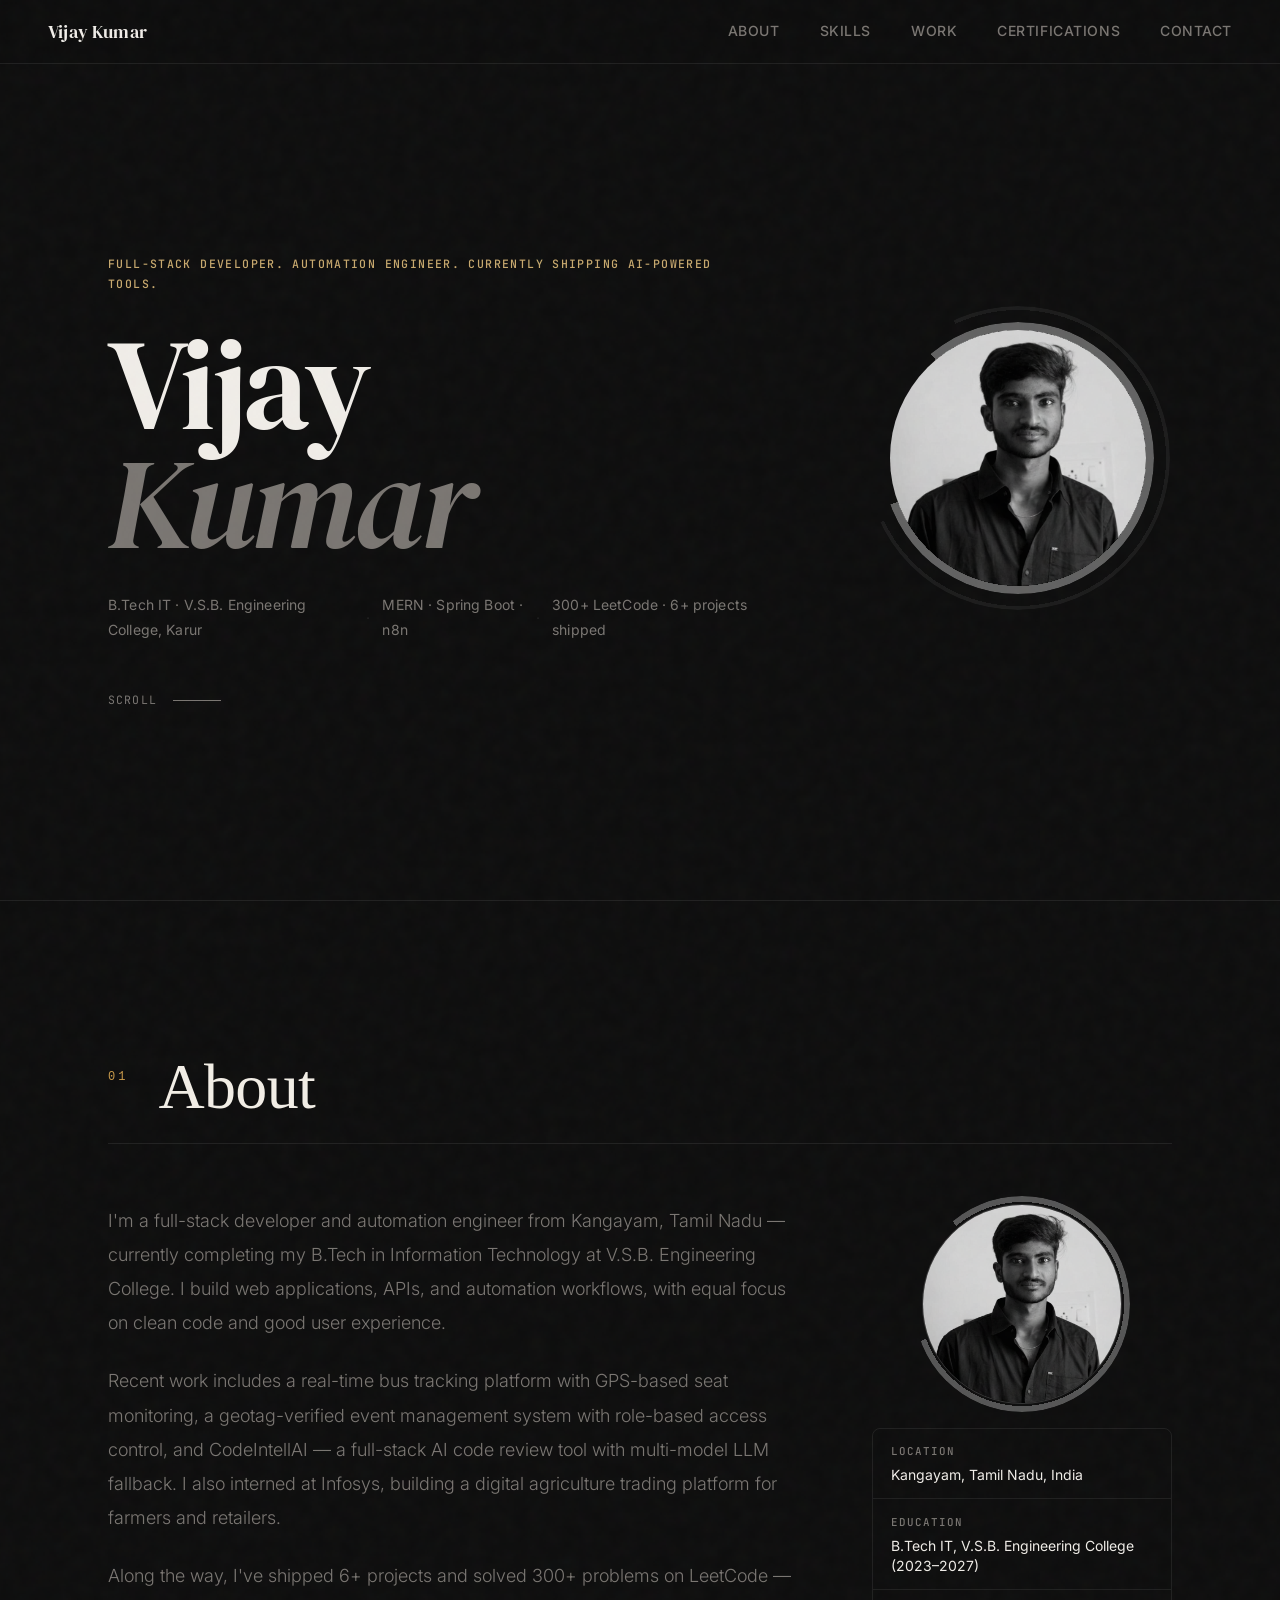
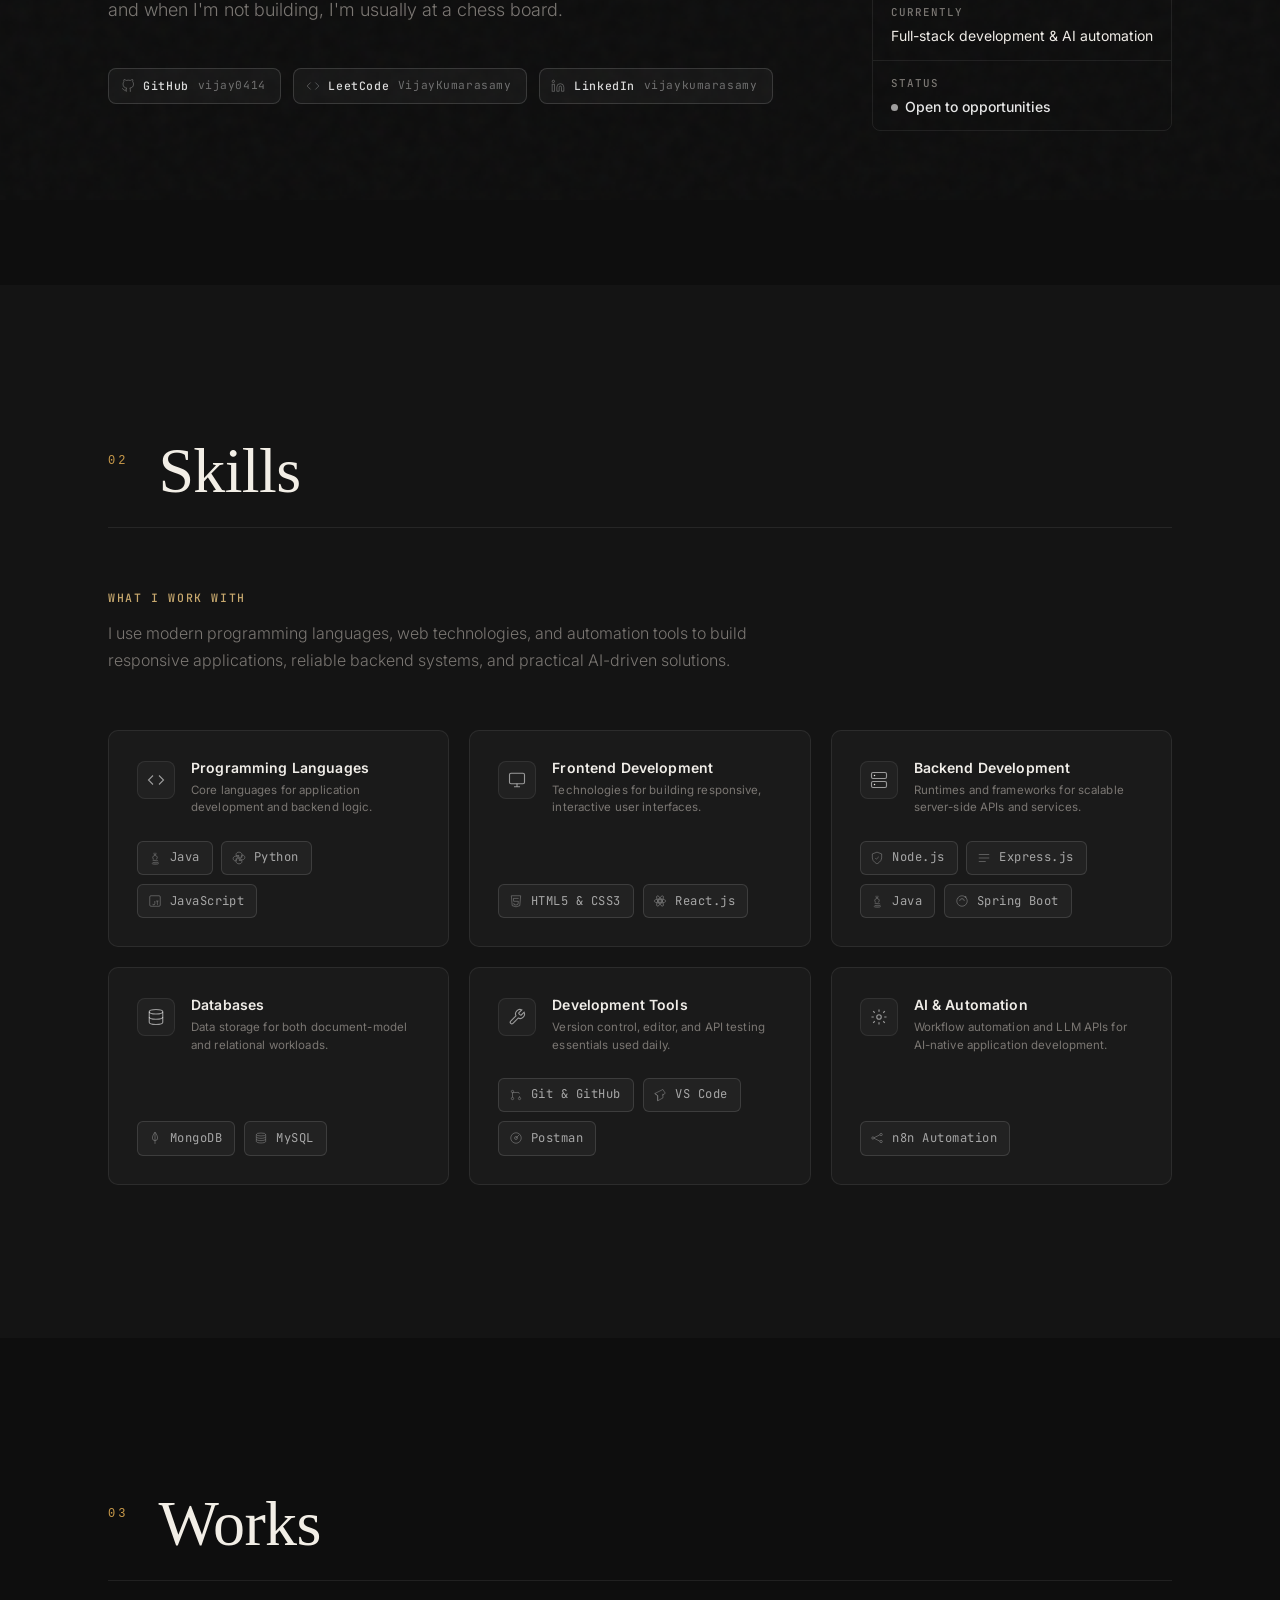
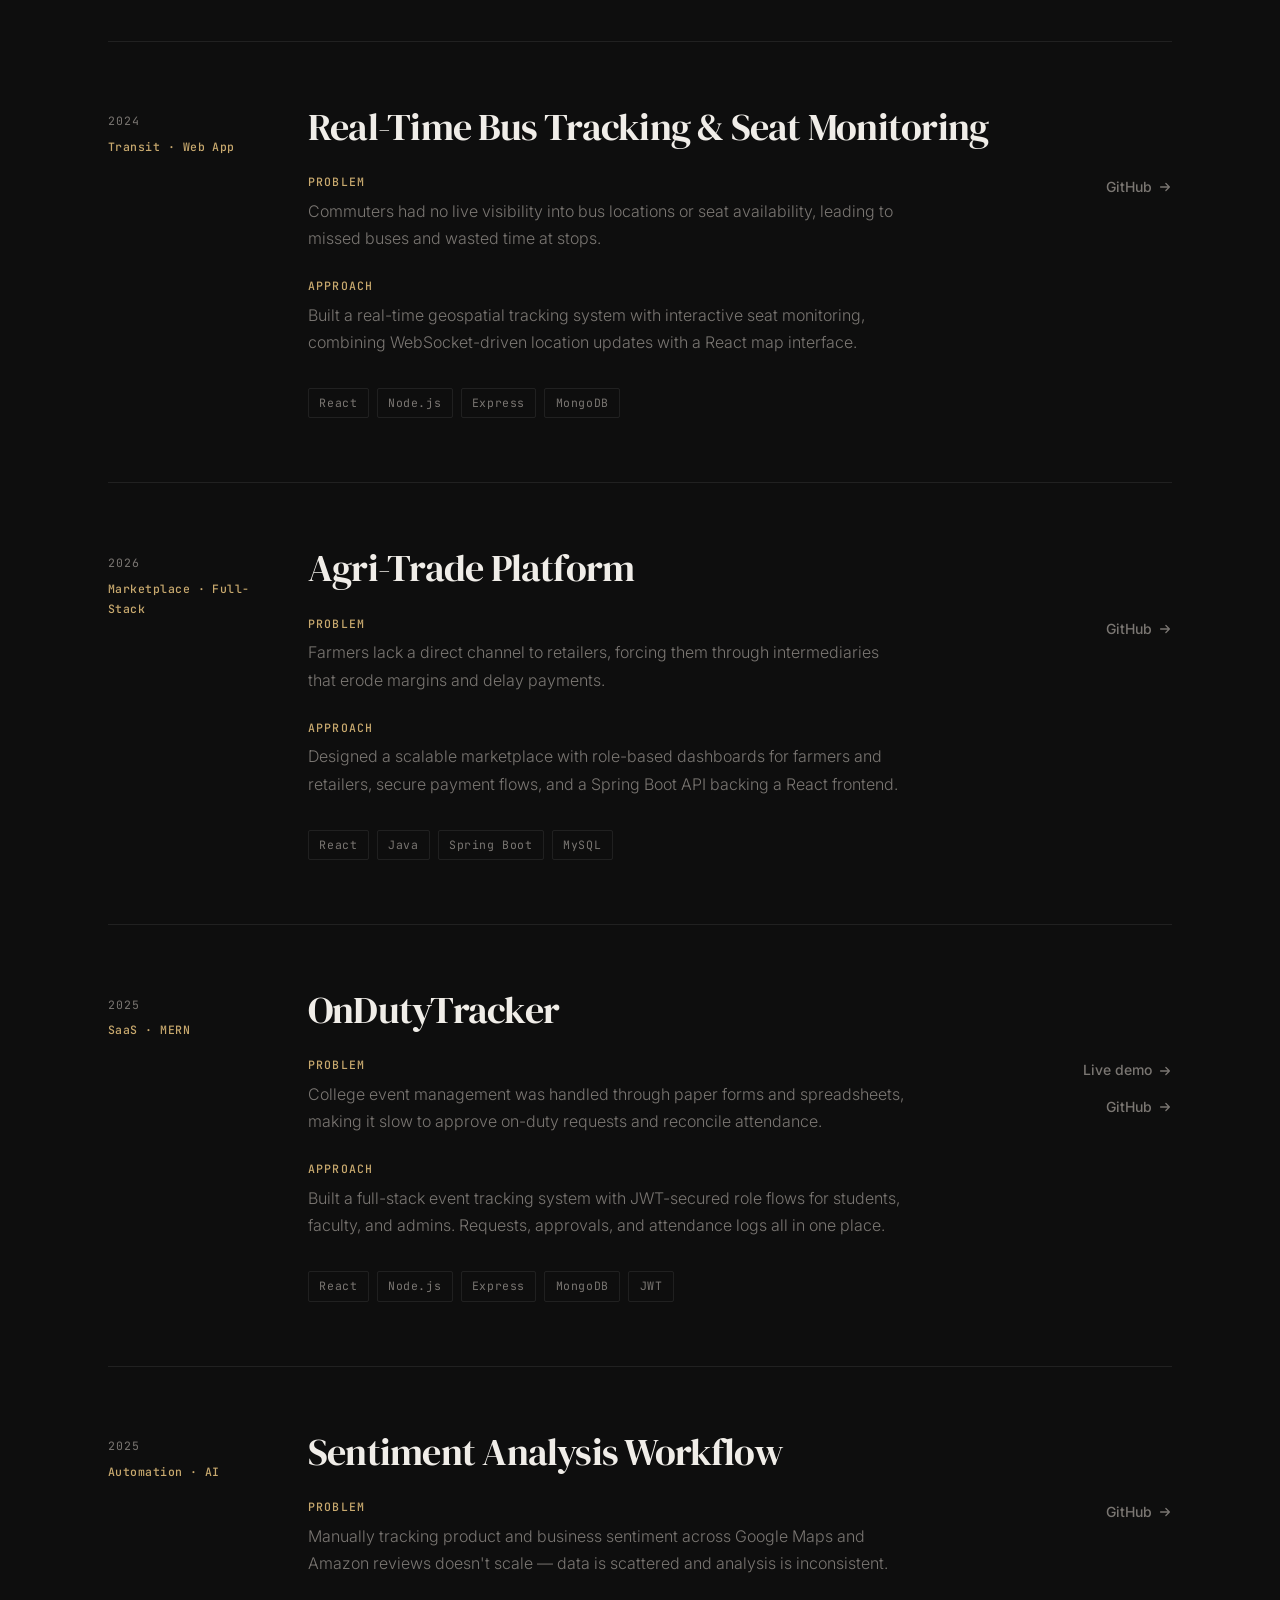
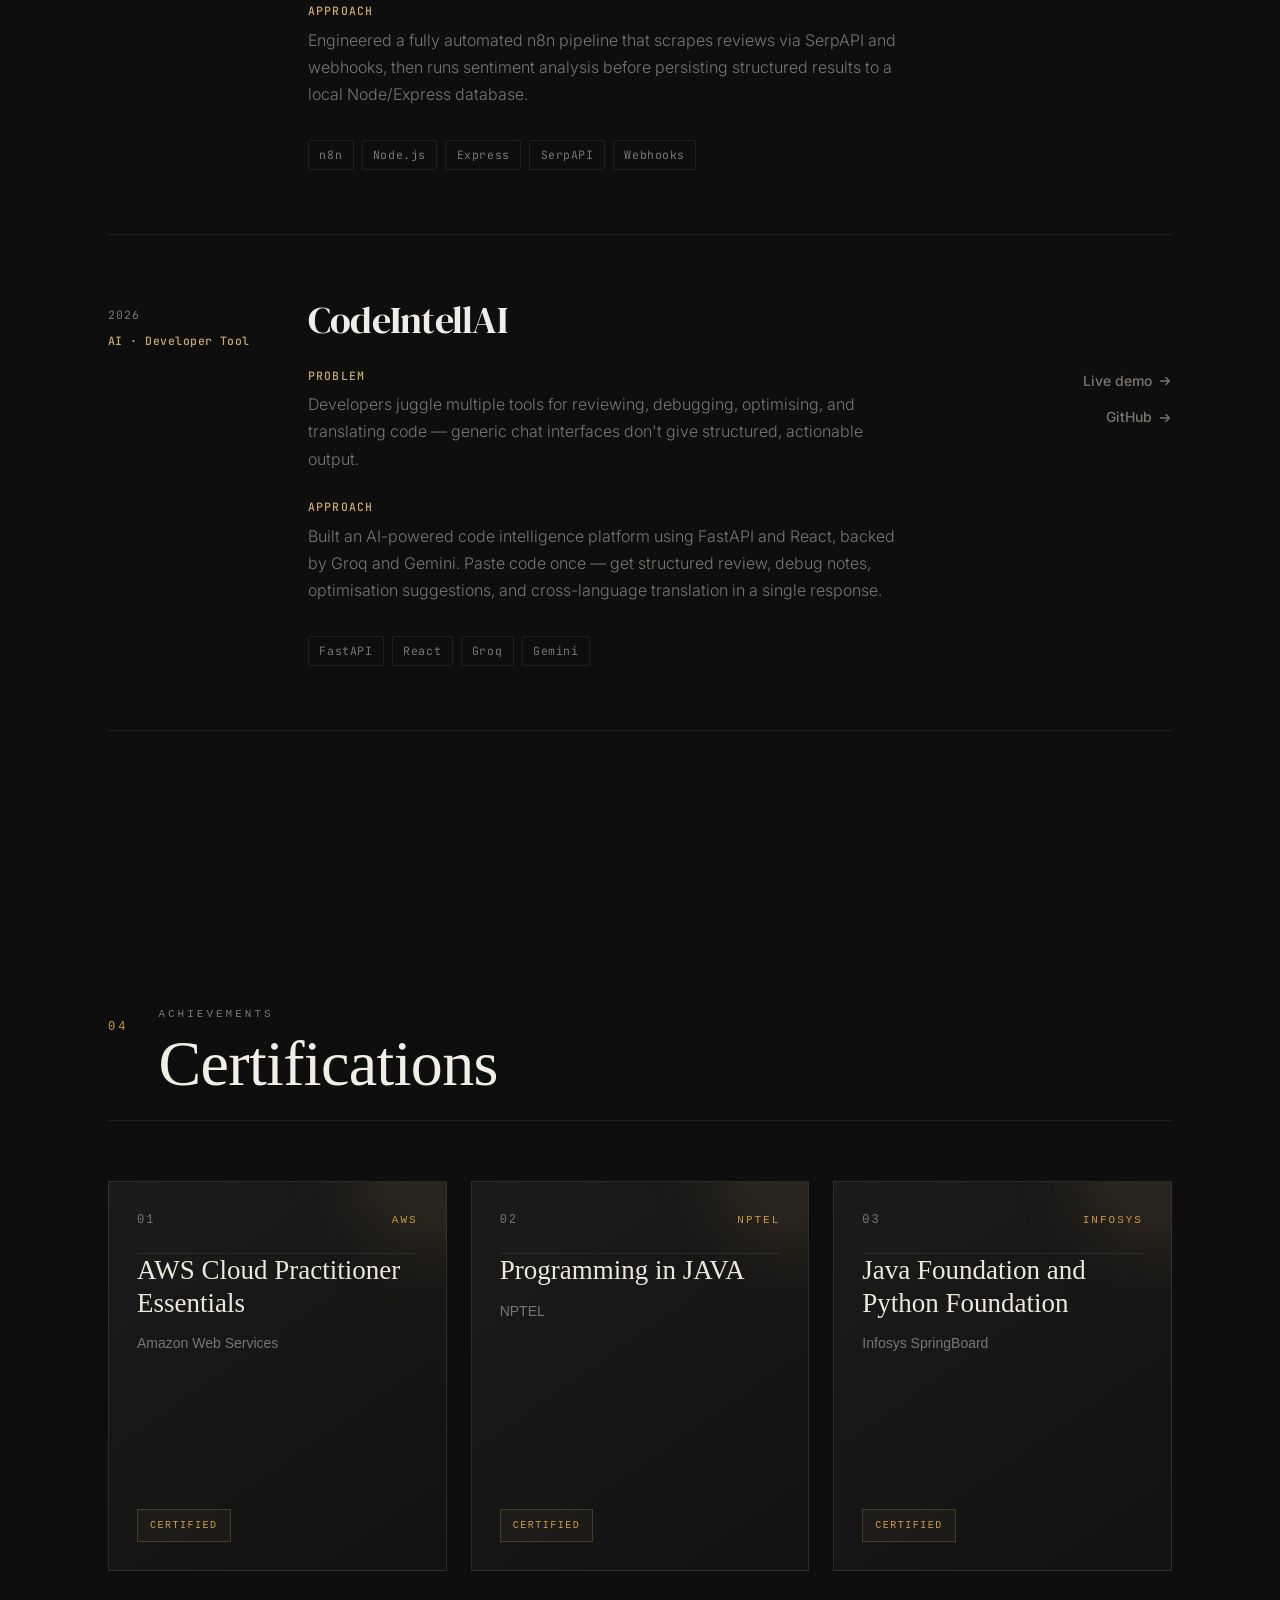
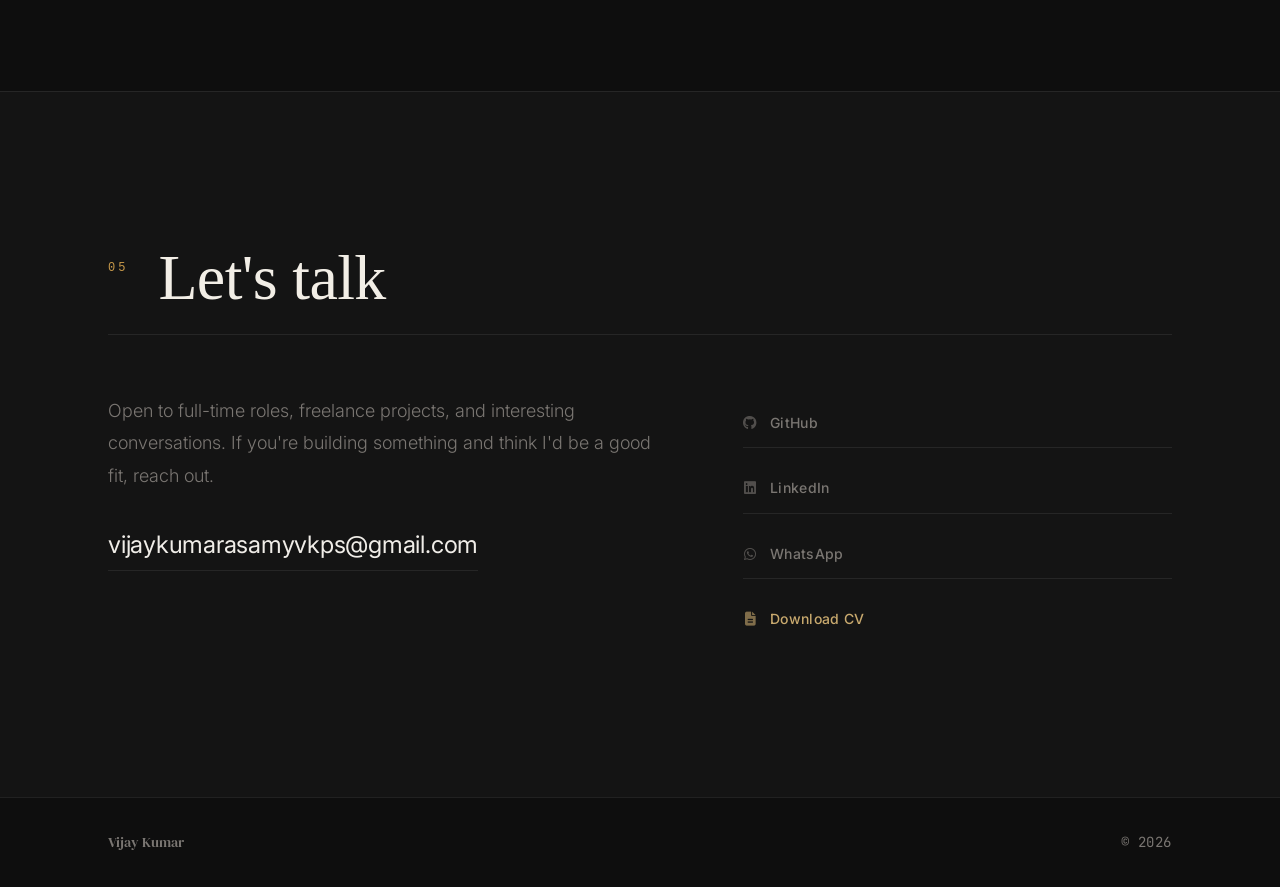
<file: index.html>
<!DOCTYPE html>
<html lang="en">
<head>
    <meta charset="UTF-8">
    <!-- Force dark colour scheme at the browser/OS level -->
    <meta name="color-scheme" content="dark">
    <!-- Explicit viewport — prevents layout shifts from zoom/accessibility defaults -->
    <meta name="viewport" content="width=device-width, initial-scale=1.0, viewport-fit=cover">
    <title>Vijay Kumar — Full-Stack Developer</title>
    <!-- Favicon: VK monogram -->
    <link rel="icon" type="image/svg+xml" href="data:image/svg+xml,%3Csvg xmlns='http://www.w3.org/2000/svg' viewBox='0 0 32 32'%3E%3Crect width='32' height='32' rx='6' fill='%230e0e0e'/%3E%3Ctext x='16' y='22' font-family='Georgia%2C serif' font-size='14' font-weight='700' fill='%23f0ede8' text-anchor='middle' letter-spacing='0.5'%3EVK%3C/text%3E%3C/svg%3E">
    <!-- Fonts: preconnect first for latency, then load all three faces in one request -->
    <link rel="preconnect" href="https://fonts.googleapis.com">
    <link rel="preconnect" href="https://fonts.gstatic.com" crossorigin>
    <link href="https://fonts.googleapis.com/css2?family=DM+Serif+Display:ital@0;1&family=Inter:wght@300;400;500;600&family=JetBrains+Mono:wght@400;500&display=swap" rel="stylesheet">
    <!-- Icons -->
    <link rel="stylesheet" href="https://cdnjs.cloudflare.com/ajax/libs/font-awesome/6.5.1/css/all.min.css">
    <!-- Stylesheet — cache-busted so returning visitors don't load a stale version -->
    <link rel="stylesheet" href="styles.css?v=3">
</head>
<body>

    <!-- Grain texture overlay -->
    <div class="grain" aria-hidden="true"></div>

    <!-- ===================== NAVIGATION ===================== -->
    <nav class="nav" id="nav">
        <a href="#hero" class="nav-logo">Vijay Kumar</a>
    <div class="nav-links">
    <a href="#about">About</a>
    <a href="#skills">Skills</a>
    <a href="#work">Work</a>
    <a href="#certifications">Certifications</a>
    <a href="#contact">Contact</a>
</div>
        <button class="nav-menu-btn" aria-label="Toggle menu" aria-expanded="false">
            <span></span><span></span>
        </button>
    </nav>

    <!-- Mobile nav drawer -->
<div class="nav-drawer" id="navDrawer" aria-hidden="true">
    <a href="#about">About</a>
    <a href="#skills">Skills</a>
    <a href="#certifications">Certifications</a>
    <a href="#work">Work</a>
    <a href="#contact">Contact</a>
</div>

    <!-- ===================== HERO ===================== -->
    <div class="hero-wrap">
    <section id="hero" class="hero">
        <div class="hero-inner">
            <div class="hero-label fade-up">Full-stack developer. Automation engineer. Currently shipping AI-powered tools.</div>
            <h1 class="hero-title fade-up delay-1">
                Vijay<br>
                <em>Kumar</em>
            </h1>
            <div class="hero-meta fade-up delay-2">
                <span>B.Tech IT · V.S.B. Engineering College, Karur</span>
                <span class="dot">·</span>
                <span>MERN · Spring Boot · n8n </span>
                <span class="dot">·</span>
                <span>300+ LeetCode · 6+ projects shipped</span>
            </div>
            <a href="#about" class="hero-scroll fade-up delay-3" aria-label="Scroll to about">
                <span>Scroll</span>
                <div class="hero-scroll-line"></div>
            </a>
        </div>
        <div class="hero-portrait fade-in-right delay-2">
            <div class="portrait-ring">
                <img src="images/Vijay.jpeg" alt="Vijay Kumar" loading="eager" class="portrait-circle">
            </div>
        </div>
    </section>
    </div><!-- /hero-wrap -->

    <!-- ===================== ABOUT ===================== -->
    <section id="about" class="section">
        <div class="container">
            <div class="section-header reveal">
                <span class="section-index">01</span>
                <h2 class="section-title">About</h2>
            </div>

            <div class="about-layout">

                <!-- LEFT: bio + profile links -->
                <div class="about-left reveal delay-1">
                    <div class="about-text">
                        <p>I'm a full-stack developer and automation engineer from Kangayam, Tamil Nadu — currently completing my B.Tech in Information Technology at V.S.B. Engineering College. I build web applications, APIs, and automation workflows, with equal focus on clean code and good user experience.</p>
                        <p>Recent work includes a real-time bus tracking platform with GPS-based seat monitoring, a geotag-verified event management system with role-based access control, and CodeIntellAI — a full-stack AI code review tool with multi-model LLM fallback. I also interned at Infosys, building a digital agriculture trading platform for farmers and retailers.</p>
                        <p>Along the way, I've shipped 6+ projects and solved 300+ problems on LeetCode — and when I'm not building, I'm usually at a chess board.</p>
                    </div>
                    <div class="about-links">
                        <a href="https://github.com/vijay0414" target="_blank" rel="noopener noreferrer" class="about-link">
                            <svg class="about-link-icon" viewBox="0 0 24 24" fill="none" stroke="currentColor" stroke-width="1.5" aria-hidden="true"><path d="M9 19c-5 1.5-5-2.5-7-3m14 6v-3.87a3.37 3.37 0 0 0-.94-2.61c3.14-.35 6.44-1.54 6.44-7A5.44 5.44 0 0 0 20 4.77 5.07 5.07 0 0 0 19.91 1S18.73.65 16 2.48a13.38 13.38 0 0 0-7 0C6.27.65 5.09 1 5.09 1A5.07 5.07 0 0 0 5 4.77a5.44 5.44 0 0 0-1.5 3.78c0 5.42 3.3 6.61 6.44 7A3.37 3.37 0 0 0 9 18.13V22"/></svg>
                            <span class="about-link-label">GitHub</span>
                            <span class="about-link-handle">vijay0414</span>
                        </a>
                        <a href="https://leetcode.com/u/VijayKumarasamy/" target="_blank" rel="noopener noreferrer" class="about-link">
                            <svg class="about-link-icon" viewBox="0 0 24 24" fill="none" stroke="currentColor" stroke-width="1.5" aria-hidden="true"><path d="M16 18l6-6-6-6M8 6l-6 6 6 6"/></svg>
                            <span class="about-link-label">LeetCode</span>
                            <span class="about-link-handle">VijayKumarasamy</span>
                        </a>
                        <a href="https://linkedin.com/in/vijaykumarasamy/" target="_blank" rel="noopener noreferrer" class="about-link">
                            <svg class="about-link-icon" viewBox="0 0 24 24" fill="none" stroke="currentColor" stroke-width="1.5" aria-hidden="true"><path d="M16 8a6 6 0 0 1 6 6v7h-4v-7a2 2 0 0 0-2-2 2 2 0 0 0-2 2v7h-4v-7a6 6 0 0 1 6-6z"/><rect x="2" y="9" width="4" height="12"/><circle cx="4" cy="4" r="2"/></svg>
                            <span class="about-link-label">LinkedIn</span>
                            <span class="about-link-handle">vijaykumarasamy</span>
                        </a>
                    </div>
                </div>

                <!-- RIGHT: photo + quick facts -->
                <div class="about-right reveal delay-2">

                    <!-- Profile photo — reuses same image + circle style as hero -->
                    <div class="about-photo-wrap">
                        <div class="about-photo-ring">
                            <img src="images/Vijay.jpeg" alt="Vijay Kumar" class="about-photo" loading="lazy">
                        </div>
                    </div>

                    <!-- Quick facts card -->
                    <div class="about-facts">
                        <div class="fact-row">
                            <span class="fact-label">Location</span>
                            <span class="fact-value">Kangayam, Tamil Nadu, India</span>
                        </div>
                        <div class="fact-row">
                            <span class="fact-label">Education</span>
                            <span class="fact-value">B.Tech IT, V.S.B. Engineering College (2023–2027)</span>
                        </div>
                        <div class="fact-row">
                            <span class="fact-label">Currently</span>
                            <span class="fact-value">Full-stack development &amp; AI automation</span>
                        </div>
                        <div class="fact-row">
                            <span class="fact-label">Status</span>
                            <span class="fact-value fact-value--open">Open to opportunities</span>
                        </div>
                    </div>

                </div><!-- /about-right -->

            </div><!-- /about-layout -->
        </div>
    </section>

    <!-- ===================== SKILLS ===================== -->
    <section id="skills" class="section section--skills">
        <div class="container">

            <div class="section-header reveal">
                <span class="section-index">02</span>
                <h2 class="section-title">Skills</h2>
            </div>

            <div class="skills-intro reveal">
                <p class="skills-eyebrow">WHAT I WORK WITH</p>
                <p class="skills-desc">I use modern programming languages, web technologies, and automation tools to build responsive applications, reliable backend systems, and practical AI-driven solutions.</p>
            </div>

            <div class="skills-card-grid">

                <!-- Card 1 · Programming Languages -->
                <div class="skill-card reveal delay-1">
                    <div class="skill-card-top">
                        <div class="skill-card-icon-badge">
                            <svg viewBox="0 0 24 24" fill="none" stroke="currentColor" stroke-width="1.5" aria-hidden="true">
                                <polyline points="16 18 22 12 16 6"/><polyline points="8 6 2 12 8 18"/>
                            </svg>
                        </div>
                        <div>
                            <h3 class="skill-card-title">Programming Languages</h3>
                            <p class="skill-card-desc">Core languages for application development and backend logic.</p>
                        </div>
                    </div>
                    <ul class="skill-list">
                        <li>
                            <!-- Java -->
                            <svg class="chip-icon" viewBox="0 0 24 24" fill="none" stroke="currentColor" stroke-width="1.5" aria-hidden="true"><path d="M8.5 19s-2 1 4 1 5.5-1 5.5-1M8 15.5s-1 .5 4 1 5-.3 5-.3"/><path d="M10.5 3s-1 4 2.5 5 3 3 2.5 4.5-2 2.5-2 2.5M13.5 3s1 4-2.5 5-3 3-2.5 4.5 2 2.5 2 2.5"/><path d="M7 21s-1 1.5 5 1.5 6-.5 6-1.5"/></svg>
                            Java
                        </li>
                        <li>
                            <!-- Python -->
                            <svg class="chip-icon" viewBox="0 0 24 24" fill="none" stroke="currentColor" stroke-width="1.5" aria-hidden="true"><path d="M12 2C9 2 7 3.5 7 6v2h5v1H6C3.8 9 2 10.8 2 13s1.8 4 4 4h1v-2.5c0-2 1.5-3.5 3.5-3.5h3c2 0 3.5-1.5 3.5-3.5V6c0-2-2-4-5-4z"/><path d="M12 22c3 0 5-1.5 5-4v-2h-5v-1h6c2.2 0 4-1.8 4-4s-1.8-4-4-4h-1v2.5c0 2-1.5 3.5-3.5 3.5h-3C8.5 13 7 14.5 7 16.5V18c0 2 2 4 5 4z"/></svg>
                            Python
                        </li>
                        <li>
                            <!-- JavaScript -->
                            <svg class="chip-icon" viewBox="0 0 24 24" fill="none" stroke="currentColor" stroke-width="1.5" aria-hidden="true"><rect x="3" y="3" width="18" height="18" rx="2"/><path d="M8 17c0 1 .8 1.5 1.8 1.5C11 18.5 11.7 18 11.7 16.5V12"/><path d="M14 12h4M16 12v5c0 .8.4 1.5 1 1.5"/></svg>
                            JavaScript
                        </li>
                    </ul>
                </div>

                <!-- Card 2 · Frontend Development -->
                <div class="skill-card reveal delay-2">
                    <div class="skill-card-top">
                        <div class="skill-card-icon-badge">
                            <svg viewBox="0 0 24 24" fill="none" stroke="currentColor" stroke-width="1.5" aria-hidden="true">
                                <rect x="2" y="3" width="20" height="14" rx="2"/><path d="M8 21h8M12 17v4"/>
                            </svg>
                        </div>
                        <div>
                            <h3 class="skill-card-title">Frontend Development</h3>
                            <p class="skill-card-desc">Technologies for building responsive, interactive user interfaces.</p>
                        </div>
                    </div>
                    <ul class="skill-list">
                        <li>
                            <!-- HTML5 -->
                            <svg class="chip-icon" viewBox="0 0 24 24" fill="none" stroke="currentColor" stroke-width="1.5" aria-hidden="true"><path d="M4 3l1.5 17L12 22l6.5-2L20 3H4z"/><path d="M16.5 7.5h-9l.5 5h8l-.5 5L12 19l-3.5-1-.25-2.5"/></svg>
                            HTML5 &amp; CSS3
                        </li>
                        <li>
                            <!-- React -->
                            <svg class="chip-icon" viewBox="0 0 24 24" fill="none" stroke="currentColor" stroke-width="1.5" aria-hidden="true"><circle cx="12" cy="12" r="2.5"/><ellipse cx="12" cy="12" rx="10" ry="3.5"/><ellipse cx="12" cy="12" rx="10" ry="3.5" transform="rotate(60 12 12)"/><ellipse cx="12" cy="12" rx="10" ry="3.5" transform="rotate(120 12 12)"/></svg>
                            React.js
                        </li>
                    </ul>
                </div>

                <!-- Card 3 · Backend Development -->
                <div class="skill-card reveal delay-3">
                    <div class="skill-card-top">
                        <div class="skill-card-icon-badge">
                            <svg viewBox="0 0 24 24" fill="none" stroke="currentColor" stroke-width="1.5" aria-hidden="true">
                                <rect x="2" y="2" width="20" height="8" rx="2"/><rect x="2" y="14" width="20" height="8" rx="2"/><circle cx="6" cy="6" r="1" fill="currentColor" stroke="none"/><circle cx="6" cy="18" r="1" fill="currentColor" stroke="none"/>
                            </svg>
                        </div>
                        <div>
                            <h3 class="skill-card-title">Backend Development</h3>
                            <p class="skill-card-desc">Runtimes and frameworks for scalable server-side APIs and services.</p>
                        </div>
                    </div>
                    <ul class="skill-list">
                        <li>
                            <!-- Node.js -->
                            <svg class="chip-icon" viewBox="0 0 24 24" fill="none" stroke="currentColor" stroke-width="1.5" aria-hidden="true"><path d="M12 22s8-4 8-10V5l-8-3-8 3v7c0 6 8 10 8 10z"/><path d="M9 12l2 2 4-4"/></svg>
                            Node.js
                        </li>
                        <li>
                            <!-- Express -->
                            <svg class="chip-icon" viewBox="0 0 24 24" fill="none" stroke="currentColor" stroke-width="1.5" aria-hidden="true"><path d="M3 12h18M3 6h18M3 18h12"/></svg>
                            Express.js
                        </li>
                        <li>
                            <!-- Java -->
                            <svg class="chip-icon" viewBox="0 0 24 24" fill="none" stroke="currentColor" stroke-width="1.5" aria-hidden="true"><path d="M8.5 19s-2 1 4 1 5.5-1 5.5-1M8 15.5s-1 .5 4 1 5-.3 5-.3"/><path d="M10.5 3s-1 4 2.5 5 3 3 2.5 4.5-2 2.5-2 2.5M13.5 3s1 4-2.5 5-3 3-2.5 4.5 2 2.5 2 2.5"/><path d="M7 21s-1 1.5 5 1.5 6-.5 6-1.5"/></svg>
                            Java
                        </li>
                        <li>
                            <!-- Spring Boot -->
                            <svg class="chip-icon" viewBox="0 0 24 24" fill="none" stroke="currentColor" stroke-width="1.5" aria-hidden="true"><circle cx="12" cy="12" r="9"/><path d="M8 12a4 4 0 0 1 8 0"/><path d="M12 8v1M19.5 7l-.7.7M4.5 7l.7.7"/><circle cx="18" cy="5" r="1.5" fill="currentColor" stroke="none"/></svg>
                            Spring Boot
                        </li>
                    </ul>
                </div>

                <!-- Card 4 · Databases -->
                <div class="skill-card reveal delay-1">
                    <div class="skill-card-top">
                        <div class="skill-card-icon-badge">
                            <svg viewBox="0 0 24 24" fill="none" stroke="currentColor" stroke-width="1.5" aria-hidden="true">
                                <ellipse cx="12" cy="5" rx="9" ry="3"/><path d="M3 5v14c0 1.7 4 3 9 3s9-1.3 9-3V5"/><path d="M3 12c0 1.7 4 3 9 3s9-1.3 9-3"/>
                            </svg>
                        </div>
                        <div>
                            <h3 class="skill-card-title">Databases</h3>
                            <p class="skill-card-desc">Data storage for both document-model and relational workloads.</p>
                        </div>
                    </div>
                    <ul class="skill-list">
                        <li>
                            <!-- MongoDB -->
                            <svg class="chip-icon" viewBox="0 0 24 24" fill="none" stroke="currentColor" stroke-width="1.5" aria-hidden="true"><path d="M12 2c0 0-4.5 5.5-4.5 10a4.5 4.5 0 0 0 9 0C16.5 7.5 12 2 12 2z"/><line x1="12" y1="2" x2="12" y2="22"/></svg>
                            MongoDB
                        </li>
                        <li>
                            <!-- MySQL -->
                            <svg class="chip-icon" viewBox="0 0 24 24" fill="none" stroke="currentColor" stroke-width="1.5" aria-hidden="true"><ellipse cx="12" cy="6" rx="8" ry="2.5"/><path d="M4 6v4c0 1.4 3.6 2.5 8 2.5S20 11.4 20 10V6"/><path d="M4 10v4c0 1.4 3.6 2.5 8 2.5S20 15.4 20 14v-4"/><path d="M4 14v4c0 1.4 3.6 2.5 8 2.5S20 19.4 20 18v-4"/></svg>
                            MySQL
                        </li>
                    </ul>
                </div>

                <!-- Card 5 · Development Tools -->
                <div class="skill-card reveal delay-2">
                    <div class="skill-card-top">
                        <div class="skill-card-icon-badge">
                            <svg viewBox="0 0 24 24" fill="none" stroke="currentColor" stroke-width="1.5" aria-hidden="true">
                                <path d="M14.7 6.3a1 1 0 0 0 0 1.4l1.6 1.6a1 1 0 0 0 1.4 0l3.77-3.77a6 6 0 0 1-7.94 7.94l-6.91 6.91a2.12 2.12 0 0 1-3-3l6.91-6.91a6 6 0 0 1 7.94-7.94l-3.76 3.76z"/>
                            </svg>
                        </div>
                        <div>
                            <h3 class="skill-card-title">Development Tools</h3>
                            <p class="skill-card-desc">Version control, editor, and API testing essentials used daily.</p>
                        </div>
                    </div>
                    <ul class="skill-list">
                        <li>
                            <!-- Git -->
                            <svg class="chip-icon" viewBox="0 0 24 24" fill="none" stroke="currentColor" stroke-width="1.5" aria-hidden="true"><circle cx="6" cy="18" r="2"/><circle cx="18" cy="18" r="2"/><circle cx="6" cy="6" r="2"/><path d="M6 8v8M6 8l9.5-.5a2 2 0 0 1 2 2v.5"/><path d="M18 14v2"/></svg>
                            Git &amp; GitHub
                        </li>
                        <li>
                            <!-- VS Code -->
                            <svg class="chip-icon" viewBox="0 0 24 24" fill="none" stroke="currentColor" stroke-width="1.5" aria-hidden="true"><path d="M17 2.5L3 9.5l5 3.5M17 2.5L21 9l-5 3.5M3 9.5l5 3.5v9l9-5v-7"/><path d="M8 13v9"/></svg>
                            VS Code
                        </li>
                        <li>
                            <!-- Postman -->
                            <svg class="chip-icon" viewBox="0 0 24 24" fill="none" stroke="currentColor" stroke-width="1.5" aria-hidden="true"><circle cx="12" cy="12" r="9"/><path d="M12 12l5.5-5.5"/><circle cx="12" cy="12" r="2.5"/></svg>
                            Postman
                        </li>
                    </ul>
                </div>

                <!-- Card 6 · AI & Automation -->
                <div class="skill-card reveal delay-3">
                    <div class="skill-card-top">
                        <div class="skill-card-icon-badge">
                            <svg viewBox="0 0 24 24" fill="none" stroke="currentColor" stroke-width="1.5" aria-hidden="true">
                                <circle cx="12" cy="12" r="3"/><path d="M12 2v3M12 19v3M4.22 4.22l2.12 2.12M17.66 17.66l2.12 2.12M2 12h3M19 12h3M4.22 19.78l2.12-2.12M17.66 6.34l2.12-2.12"/>
                            </svg>
                        </div>
                        <div>
                            <h3 class="skill-card-title">AI &amp; Automation</h3>
                            <p class="skill-card-desc">Workflow automation and LLM APIs for AI-native application development.</p>
                        </div>
                    </div>
                    <ul class="skill-list">
                        <li>
                            <!-- n8n -->
                            <svg class="chip-icon" viewBox="0 0 24 24" fill="none" stroke="currentColor" stroke-width="1.5" aria-hidden="true"><circle cx="5" cy="12" r="2"/><circle cx="19" cy="6" r="2"/><circle cx="19" cy="18" r="2"/><path d="M7 11.5L12 9l5-2.5M7 12.5L12 15l5 2.5"/></svg>
                            n8n Automation
                        </li>
                    </ul>
                </div>

            </div><!-- /skills-card-grid -->
        </div>
    </section>

    <!-- ===================== WORK ===================== -->
    <section id="work" class="section">
        <div class="container">
            <div class="section-header reveal">
                <span class="section-index">03</span>
                <h2 class="section-title">Works</h2>
            </div>

            <!-- Project: Bus Ticket & Tracking -->
            <article class="project reveal">
                <div class="project-meta">
                    <span class="project-year">2024</span>
                    <span class="project-type">Transit · Web App</span>
                </div>
                <div class="project-body">
                    <h3 class="project-title">Real-Time Bus Tracking &amp; Seat Monitoring</h3>
                    <div class="project-content">
                        <div class="project-text">
                            <div class="project-field">
                                <span class="field-label">Problem</span>
                                <p>Commuters had no live visibility into bus locations or seat availability, leading to missed buses and wasted time at stops.</p>
                            </div>
                            <div class="project-field">
                                <span class="field-label">Approach</span>
                                <p>Built a real-time geospatial tracking system with interactive seat monitoring, combining WebSocket-driven location updates with a React map interface.</p>
                            </div>
                            <div class="project-stack">
                                <span>React</span><span>Node.js</span><span>Express</span><span>MongoDB</span>
                            </div>
                        </div>
                        <div class="project-links">
                            <a href="https://github.com/vijay0414/Bus_Ticket_and_Tracking" target="_blank" rel="noopener" class="link-arrow">
                                GitHub <svg viewBox="0 0 16 16" fill="none" aria-hidden="true"><path d="M3 8h10M9 4l4 4-4 4" stroke="currentColor" stroke-width="1.5" stroke-linecap="round" stroke-linejoin="round"/></svg>
                            </a>
                        </div>
                    </div>
                </div>
            </article>

            <!-- Project: Agri-Trade -->
            <article class="project reveal">
                <div class="project-meta">
                    <span class="project-year">2026</span>
                    <span class="project-type">Marketplace · Full-Stack</span>
                </div>
                <div class="project-body">
                    <h3 class="project-title">Agri-Trade Platform</h3>
                    <div class="project-content">
                        <div class="project-text">
                            <div class="project-field">
                                <span class="field-label">Problem</span>
                                <p>Farmers lack a direct channel to retailers, forcing them through intermediaries that erode margins and delay payments.</p>
                            </div>
                            <div class="project-field">
                                <span class="field-label">Approach</span>
                                <p>Designed a scalable marketplace with role-based dashboards for farmers and retailers, secure payment flows, and a Spring Boot API backing a React frontend.</p>
                            </div>
                            <div class="project-stack">
                                <span>React</span><span>Java</span><span>Spring Boot</span><span>MySQL</span>
                            </div>
                        </div>
                        <div class="project-links">
                            <a href="https://github.com/vijay0414/Digital-Agriculture-Trading-Platform" target="_blank" rel="noopener" class="link-arrow">
                                GitHub <svg viewBox="0 0 16 16" fill="none" aria-hidden="true"><path d="M3 8h10M9 4l4 4-4 4" stroke="currentColor" stroke-width="1.5" stroke-linecap="round" stroke-linejoin="round"/></svg>
                            </a>
                        </div>
                    </div>
                </div>
            </article>

            <!-- Project: OnDutyTracker -->
            <article class="project reveal">
                <div class="project-meta">
                    <span class="project-year">2025</span>
                    <span class="project-type">SaaS · MERN</span>
                </div>
                <div class="project-body">
                    <h3 class="project-title">OnDutyTracker</h3>
                    <div class="project-content">
                        <div class="project-text">
                            <div class="project-field">
                                <span class="field-label">Problem</span>
                                <p>College event management was handled through paper forms and spreadsheets, making it slow to approve on-duty requests and reconcile attendance.</p>
                            </div>
                            <div class="project-field">
                                <span class="field-label">Approach</span>
                                <p>Built a full-stack event tracking system with JWT-secured role flows for students, faculty, and admins. Requests, approvals, and attendance logs all in one place.</p>
                            </div>
                            <div class="project-stack">
                                <span>React</span><span>Node.js</span><span>Express</span><span>MongoDB</span><span>JWT</span>
                            </div>
                        </div>
                        <div class="project-links">
                            <a href="https://campus-event-tracker-frontend.onrender.com" target="_blank" rel="noopener" class="link-arrow">
                                Live demo <svg viewBox="0 0 16 16" fill="none" aria-hidden="true"><path d="M3 8h10M9 4l4 4-4 4" stroke="currentColor" stroke-width="1.5" stroke-linecap="round" stroke-linejoin="round"/></svg>
                            </a>
                            <a href="https://github.com/vijay0414/Ondutytracker" target="_blank" rel="noopener" class="link-arrow">
                                GitHub <svg viewBox="0 0 16 16" fill="none" aria-hidden="true"><path d="M3 8h10M9 4l4 4-4 4" stroke="currentColor" stroke-width="1.5" stroke-linecap="round" stroke-linejoin="round"/></svg>
                            </a>
                        </div>
                    </div>
                </div>
            </article>

            <!-- Project: Sentiment Analysis -->
            <article class="project reveal">
                <div class="project-meta">
                    <span class="project-year">2025</span>
                    <span class="project-type">Automation · AI</span>
                </div>
                <div class="project-body">
                    <h3 class="project-title">Sentiment Analysis Workflow</h3>
                    <div class="project-content">
                        <div class="project-text">
                            <div class="project-field">
                                <span class="field-label">Problem</span>
                                <p>Manually tracking product and business sentiment across Google Maps and Amazon reviews doesn't scale — data is scattered and analysis is inconsistent.</p>
                            </div>
                            <div class="project-field">
                                <span class="field-label">Approach</span>
                                <p>Engineered a fully automated n8n pipeline that scrapes reviews via SerpAPI and webhooks, then runs sentiment analysis before persisting structured results to a local Node/Express database.</p>
                            </div>
                            <div class="project-stack">
                                <span>n8n</span><span>Node.js</span><span>Express</span><span>SerpAPI</span><span>Webhooks</span>
                            </div>
                        </div>
                        <div class="project-links">
                            <a href="https://github.com/vijay0414/Sentiment_Analysis_Using_N8N" target="_blank" rel="noopener" class="link-arrow">
                                GitHub <svg viewBox="0 0 16 16" fill="none" aria-hidden="true"><path d="M3 8h10M9 4l4 4-4 4" stroke="currentColor" stroke-width="1.5" stroke-linecap="round" stroke-linejoin="round"/></svg>
                            </a>
                        </div>
                    </div>
                </div>
            </article>

            <!-- Project: GitHub Repo Analyzer / Endee -->
            <!-- <article class="project reveal">
                <div class="project-meta">
                    <span class="project-year">2026</span>
                    <span class="project-type">Systems · Vector DB</span>
                </div>
                <div class="project-body">
                    <h3 class="project-title">GitHub Repo Analyzer</h3>
                    <div class="project-content">
                        <div class="project-text">
                            <div class="project-field">
                                <span class="field-label">Problem</span>
                                <p>High-dimensional vector search at billion-scale requires low-level memory layout optimisations that general-purpose databases can't provide.</p>
                            </div>
                            <div class="project-field">
                                <span class="field-label">Approach</span>
                                <p>Contributed to Endee.io — a single-node vector database engineered in Python to index and query up to 1 billion vectors. Work included core search benchmarks and memory layout optimisations.</p>
                            </div>
                            <div class="project-stack">
                                <span>Python</span><span>Vector Search</span><span>Semantic Querying</span>
                            </div>
                        </div>
                        <div class="project-links">
                            <a href="https://github.com/vijay0414/vijay-endee" target="_blank" rel="noopener" class="link-arrow">
                                GitHub <svg viewBox="0 0 16 16" fill="none" aria-hidden="true"><path d="M3 8h10M9 4l4 4-4 4" stroke="currentColor" stroke-width="1.5" stroke-linecap="round" stroke-linejoin="round"/></svg>
                            </a>
                        </div>
                    </div>
                </div>
            </article> -->

            <!-- Project: CodeIntellAI -->
            <article class="project reveal">
                <div class="project-meta">
                    <span class="project-year">2026</span>
                    <span class="project-type">AI · Developer Tool</span>
                </div>
                <div class="project-body">
                    <h3 class="project-title">CodeIntellAI</h3>
                    <div class="project-content">
                        <div class="project-text">
                            <div class="project-field">
                                <span class="field-label">Problem</span>
                                <p>Developers juggle multiple tools for reviewing, debugging, optimising, and translating code — generic chat interfaces don't give structured, actionable output.</p>
                            </div>
                            <div class="project-field">
                                <span class="field-label">Approach</span>
                                <p>Built an AI-powered code intelligence platform using FastAPI and React, backed by Groq and Gemini. Paste code once — get structured review, debug notes, optimisation suggestions, and cross-language translation in a single response.</p>
                            </div>
                            <div class="project-stack">
                                <span>FastAPI</span><span>React</span><span>Groq</span><span>Gemini</span>
                            </div>
                        </div>
                        <div class="project-links">
                            <a href="https://code-intell-ai.vercel.app/" target="_blank" rel="noopener" class="link-arrow">
                                Live demo <svg viewBox="0 0 16 16" fill="none" aria-hidden="true"><path d="M3 8h10M9 4l4 4-4 4" stroke="currentColor" stroke-width="1.5" stroke-linecap="round" stroke-linejoin="round"/></svg>
                            </a>
                            <a href="https://github.com/vijay0414/CodeIntellAI" target="_blank" rel="noopener" class="link-arrow">
                                GitHub <svg viewBox="0 0 16 16" fill="none" aria-hidden="true"><path d="M3 8h10M9 4l4 4-4 4" stroke="currentColor" stroke-width="1.5" stroke-linecap="round" stroke-linejoin="round"/></svg>
                            </a>
                        </div>
                    </div>
                </div>
            </article>

        </div>
    </section>


    <!-- ===================== CERTIFICATIONS ===================== -->
<section id="certifications" class="section section--certifications">
    <div class="container">

        <div class="section-header reveal">
            <span class="section-index">04</span>
            <div>
                <p class="section-label">Achievements</p>
                <h2 class="section-title">Certifications</h2>
            </div>
        </div>

        <div class="certifications-grid">

            <!-- Certification 1 -->
            <article class="certification-card reveal delay-1">
                <div class="certification-card-top">
                    <span class="certification-number">01</span>
                    <span class="certification-type">AWS</span>
                </div>

                <div class="certification-body">
                    <h3 class="certification-title">
                        AWS Cloud Practitioner Essentials
                    </h3>

                    <p class="certification-issuer">
                        Amazon Web Services
                    </p>

                    <span class="certification-status">
                        Certified
                    </span>
                </div>
            </article>


            <!-- Certification 2 -->
            <article class="certification-card reveal delay-2">
                <div class="certification-card-top">
                    <span class="certification-number">02</span>
                    <span class="certification-type">NPTEL</span>
                </div>

                <div class="certification-body">
                    <h3 class="certification-title">
                        Programming in JAVA
                    </h3>

                    <p class="certification-issuer">
                        NPTEL
                    </p>

                    <span class="certification-status">
                        Certified
                    </span>
                </div>

            </article>


            <!-- Certification 3 -->
            <article class="certification-card reveal delay-3">
                <div class="certification-card-top">
                    <span class="certification-number">03</span>
                    <span class="certification-type">INFOSYS</span>
                </div>

                <div class="certification-body">
                    <h3 class="certification-title">
                        Java Foundation and Python Foundation
                    </h3>

                    <p class="certification-issuer">
                        Infosys SpringBoard
                    </p>

                    <span class="certification-status">
                        Certified
                    </span>
                </div>

            </article>

        </div>

    </div>
</section>
    <!-- ===================== CONTACT ===================== -->
    <section id="contact" class="section section--contact">
        <div class="container">
            <div class="section-header reveal">
                <span class="section-index">05</span>
                <h2 class="section-title">Let's talk</h2>
            </div>
            <div class="contact-grid">
                <div class="contact-intro reveal delay-1">
                    <p>Open to full-time roles, freelance projects, and interesting conversations. If you're building something and think I'd be a good fit, reach out.</p>
                    <a href="mailto:vijaykumarasamyvkps@gmail.com" class="contact-email reveal delay-2">
                        vijaykumarasamyvkps@gmail.com
                    </a>
                </div>
                <div class="contact-links reveal delay-2">
                    <a href="https://github.com/vijay0414" target="_blank" rel="noopener" class="contact-link">
                        <i class="fab fa-github" aria-hidden="true"></i> GitHub
                    </a>
                    <a href="https://www.linkedin.com/in/vijaykumarasamy/" target="_blank" rel="noopener" class="contact-link">
                        <i class="fab fa-linkedin" aria-hidden="true"></i> LinkedIn
                    </a>
                    <a href="https://wa.me/917598202292" target="_blank" rel="noopener" class="contact-link">
                        <i class="fab fa-whatsapp" aria-hidden="true"></i> WhatsApp
                    </a>
                    <a href="./resume/5179_VijayKumarKNEW.pdf" download class="contact-link contact-link--resume">
                        <i class="fas fa-file-alt" aria-hidden="true"></i> Download CV
                    </a>
                </div>
            </div>
        </div>
    </section>

    <!-- ===================== FOOTER ===================== -->
    <footer class="footer">
        <div class="container footer-inner">
            <span>Vijay Kumar</span>
            <span class="footer-copy">© 2026</span>
        </div>
    </footer>

    <script src="script.js?v=3"></script>
</body>
</html>
</file>
<file: styles.css>
/* ============================================================
   Vijay Kumar — Portfolio
   Luxury editorial theme: dark monochrome, one accent, generous space
   ============================================================ */

/* ── Browser reset ──────────────────────────────────────────── */
/*
 * Opinionated reset that normalises UA stylesheet differences
 * across Chrome profiles, Firefox, Safari, and Edge.
 * Based on Andy Bell's modern reset + Josh Comeau's approach.
 */
*, *::before, *::after {
    box-sizing: border-box;
    margin: 0;
    padding: 0;
    border: 0;           /* removes default fieldset/table borders */
    font-size: 100%;     /* prevents UA font-size overrides on h1–h6 */
    font: inherit;       /* form elements inherit font from body */
    vertical-align: baseline;
}

/* Prevent font size inflation on iOS */
html {
    -webkit-text-size-adjust: 100%;
    text-size-adjust: 100%;
}

/* Remove list styles on ul/ol with a list role */
ul, ol { list-style: none; }

/* Media elements: block + constrained */
img, picture, video, canvas, svg {
    display: block;
    max-width: 100%;
}

/* Remove built-in form styling */
input, button, textarea, select {
    font: inherit;
    background: transparent;
    border: none;
    outline: none;
    appearance: none;
    -webkit-appearance: none;
}

/* Tables */
table { border-collapse: collapse; border-spacing: 0; }

/* Prevent overflow on long words */
p, h1, h2, h3, h4, h5, h6 { overflow-wrap: break-word; }

/* ── Chrome autofill override ───────────────────────────────── */
/*
 * Chrome's autofill highlights (yellow/blue background) can break
 * the dark theme in some profiles. Force our own colors.
 */
input:-webkit-autofill,
input:-webkit-autofill:hover,
input:-webkit-autofill:focus,
input:-webkit-autofill:active {
    -webkit-box-shadow: 0 0 0 1000px var(--bg) inset !important;
    box-shadow:         0 0 0 1000px var(--bg) inset !important;
    -webkit-text-fill-color: var(--text) !important;
    caret-color: var(--text);
}

/* ── Variables ─────────────────────────────────────────────── */
:root {
    /* Force dark colour scheme — overrides OS/browser light-mode preference */
    color-scheme: dark;

    /* Color */
    --bg:          #0e0e0e;
    --bg-alt:      #141414;
    --surface:     #1a1a1a;
    --border:      rgba(255,255,255,0.08);
    --text:        #f0ede8;          /* warm off-white */
    --text-muted:  #7a7672;
    --accent:      #c8a96e;          /* single accent: aged gold */
    --accent-dim:  rgba(200,169,110,0.15);

    /* Type — explicit fallback stacks so if Google Fonts fails the
       fallback is visually close, not browser default Times/Arial */
    --serif: 'DM Serif Display', 'Palatino Linotype', Palatino, 'Book Antiqua', Georgia, serif;
    --sans:  'Inter', 'Helvetica Neue', Helvetica, Arial, sans-serif;
    --mono:  'JetBrains Mono', 'SFMono-Regular', 'Fira Code', 'Fira Mono', 'Roboto Mono', 'Courier New', monospace;

    /* Scale (rem — anchored to explicit 16px html base below) */
    --text-xs:   0.72rem;     /*  ~11.5px */
    --text-sm:   0.875rem;    /*   14px   */
    --text-base: 1rem;        /*   16px   */
    --text-lg:   1.125rem;    /*   18px   */
    --text-xl:   1.375rem;    /*   22px   */
    --text-2xl:  1.75rem;     /*   28px   */
    --text-3xl:  2.25rem;     /*   36px   */
    --text-hero: clamp(4rem, 10vw, 9rem);

    /* Space */
    --section-py: clamp(6rem, 12vw, 10rem);
    --container:  1160px;
    --gutter:     clamp(1.5rem, 5vw, 3rem);

    /* Motion */
    --ease-out: cubic-bezier(0.22, 1, 0.36, 1);
    --dur:      0.55s;
}

/* ── Base ───────────────────────────────────────────────────── */
html {
    /* Fixed base font size — prevents differences when users have changed
       their browser's default font size setting (common accessibility config).
       All rem values above are calculated against this 16px anchor. */
    font-size: 16px;
    scroll-behavior: smooth;
    /* Dark scheme on the root element as well, catches scrollbar + input colours */
    color-scheme: dark;
    background-color: #0e0e0e;   /* fallback before body paints */
}

body {
    background: var(--bg);
    color: var(--text);
    font-family: var(--sans);
    font-size: var(--text-base);
    line-height: 1.75;
    font-weight: 400;
    overflow-x: hidden;
    /* Consistent sub-pixel font rendering across platforms */
    -webkit-font-smoothing: antialiased;
    -moz-osx-font-smoothing: grayscale;
    text-rendering: optimizeLegibility;
    /* Prevent the browser from applying dark/light theming to page background */
    forced-color-adjust: none;
}

a   { color: inherit; text-decoration: none; }
button { cursor: pointer; }


/* ── Grain ──────────────────────────────────────────────────── */
.grain {
    position: fixed;
    inset: -200%;
    width: 400%; height: 400%;
    pointer-events: none;
    z-index: 9999;
    opacity: 0.028;
    background-image: url("data:image/svg+xml,%3Csvg viewBox='0 0 256 256' xmlns='http://www.w3.org/2000/svg'%3E%3Cfilter id='n'%3E%3CfeTurbulence type='fractalNoise' baseFrequency='0.9' numOctaves='4' stitchTiles='stitch'/%3E%3C/filter%3E%3Crect width='100%25' height='100%25' filter='url(%23n)'/%3E%3C/svg%3E");
    animation: grain 0.5s steps(2) infinite;
}
@keyframes grain {
    0%   { transform: translate(0,   0)   }
    25%  { transform: translate(-2%, -3%) }
    50%  { transform: translate(1%,  2%)  }
    75%  { transform: translate(3%,  -1%) }
    100% { transform: translate(-1%, 3%)  }
}

/* ── Layout helpers ─────────────────────────────────────────── */
.container {
    max-width: var(--container);
    margin: 0 auto;
    padding: 0 var(--gutter);
}

/* ── Nav ────────────────────────────────────────────────────── */
.nav {
    position: fixed;
    top: 0; left: 0; right: 0;
    z-index: 200;
    height: 64px;
    display: flex;
    align-items: center;
    padding: 0 var(--gutter);
    background: rgba(14,14,14,0.82);
    backdrop-filter: blur(18px);
    -webkit-backdrop-filter: blur(18px);
    border-bottom: 1px solid var(--border);
    transition: border-color var(--dur) var(--ease-out);
}

.nav-logo {
    font-family: var(--serif);
    font-size: var(--text-lg);
    letter-spacing: 0.01em;
    color: var(--text);
    flex-shrink: 0;
}

.nav-links {
    display: flex;
    gap: 2.5rem;
    margin-left: auto;
}

.nav-links a {
    font-size: var(--text-sm);
    font-weight: 500;
    letter-spacing: 0.04em;
    color: var(--text-muted);
    text-transform: uppercase;
    transition: color 0.2s;
    position: relative;
}

.nav-links a::after {
    content: '';
    position: absolute;
    bottom: -3px; left: 0; right: 0;
    height: 1px;
    background: var(--accent);
    transform: scaleX(0);
    transform-origin: right;
    transition: transform 0.3s var(--ease-out);
}

.nav-links a:hover { color: var(--text); }
.nav-links a:hover::after { transform: scaleX(1); transform-origin: left; }

.nav-menu-btn {
    display: none;
    margin-left: auto;
    flex-direction: column;
    gap: 5px;
    padding: 4px;
}
.nav-menu-btn span {
    display: block;
    width: 22px; height: 1.5px;
    background: var(--text);
    transition: all 0.3s;
}

/* Mobile nav drawer */
.nav-drawer {
    display: none;
    position: fixed;
    top: 64px; left: 0; right: 0;
    background: var(--bg);
    border-bottom: 1px solid var(--border);
    padding: 2rem var(--gutter);
    z-index: 190;
    flex-direction: column;
    gap: 1.5rem;
}
.nav-drawer.open { display: flex; }
.nav-drawer a {
    font-size: var(--text-xl);
    font-family: var(--serif);
    color: var(--text-muted);
    transition: color 0.2s;
}
.nav-drawer a:hover { color: var(--text); }

/* ── Section shared ─────────────────────────────────────────── */
.section {
    padding: var(--section-py) 0;
}
.section--alt {
    background: var(--bg-alt);
}

.section-header {
    display: flex;
    align-items: baseline;
    gap: 1.25rem;
    margin-bottom: clamp(3rem, 6vw, 5rem);
    border-bottom: 1px solid var(--border);
    padding-bottom: 1.5rem;
}

.section-index {
    font-family: var(--mono);
    font-size: var(--text-xs);
    font-weight: 500;
    color: var(--accent);
    letter-spacing: 0.08em;
    flex-shrink: 0;
    padding-top: 0.2em;
}

.section-title {
    font-family: var(--serif);
    font-size: var(--text-3xl);
    font-weight: 400;
    letter-spacing: -0.01em;
    color: var(--text);
    line-height: 1.15;
}

/* ── Hero ───────────────────────────────────────────────────── */
.hero-wrap {
    background: var(--bg);
    border-bottom: 1px solid var(--border);
}

.hero {
    min-height: 100svh;
    padding: 0 var(--gutter);
    padding-top: 64px;
    display: grid;
    grid-template-columns: 1fr auto;
    align-items: center;
    gap: clamp(3rem, 8vw, 8rem);
    max-width: var(--container);
    margin: 0 auto;
    width: 100%;
}

.hero-inner {
    display: flex;
    flex-direction: column;
    gap: 2rem;
}

.hero-label {
    font-family: var(--mono);
    font-size: var(--text-xs);
    font-weight: 500;
    letter-spacing: 0.12em;
    text-transform: uppercase;
    color: var(--accent);
}

.hero-title {
    font-family: var(--serif);
    font-size: var(--text-hero);
    line-height: 0.92;
    letter-spacing: -0.03em;
    color: var(--text);
    font-weight: 400;
}
.hero-title em {
    font-style: italic;
    color: var(--text-muted);
}

.hero-meta {
    display: flex;
    align-items: center;
    gap: 0.75rem;
    font-size: var(--text-sm);
    color: var(--text-muted);
    font-weight: 400;
    letter-spacing: 0.01em;
}
.hero-meta .dot { color: var(--border); }

.hero-scroll {
    display: inline-flex;
    align-items: center;
    gap: 1rem;
    font-family: var(--mono);
    font-size: var(--text-xs);
    letter-spacing: 0.1em;
    text-transform: uppercase;
    color: var(--text-muted);
    margin-top: 1rem;
    transition: color 0.2s;
}
.hero-scroll:hover { color: var(--text); }

.hero-scroll-line {
    width: 48px; height: 1px;
    background: var(--text-muted);
    position: relative;
    overflow: hidden;
}
.hero-scroll-line::after {
    content: '';
    position: absolute;
    top: 0; left: -100%;
    width: 100%; height: 100%;
    background: var(--accent);
    animation: lineSlide 2s var(--ease-out) infinite;
}
@keyframes lineSlide {
    0%   { left: -100%; }
    50%  { left:  100%; }
    100% { left:  100%; }
}

.hero-portrait {
    width: clamp(200px, 24vw, 360px);
    align-self: stretch;
    display: flex;
    align-items: center;
    justify-content: center;
    padding-bottom: 3rem;
}

/* Broken / partial ring wrapper */
.portrait-ring {
    position: relative;
    width: clamp(180px, 20vw, 300px);
    height: clamp(180px, 20vw, 300px);
    border-radius: 50%;
    flex-shrink: 0;

    /*
     * conic-gradient trick:
     * Draw the ring as a thick border via a pseudo-element.
     * The gap is a ~70° arc at the bottom-right (roughly 5 o'clock).
     * Visible arc  : white 25% opacity — 290deg
     * Gap          : transparent       — 70deg
     */
    --ring-size: 2px;
    --ring-gap-start: 250deg;
    --ring-gap-end:   320deg;
}

/* The actual broken ring drawn with conic-gradient */
.portrait-ring::before {
    content: '';
    position: absolute;
    inset: calc(var(--ring-size) * -4);   /* sit just outside the image */
    border-radius: 50%;
    background: conic-gradient(
        from 0deg,
        rgba(255,255,255,0.35) 0deg var(--ring-gap-start),
        transparent var(--ring-gap-start) var(--ring-gap-end),
        rgba(255,255,255,0.35) var(--ring-gap-end) 360deg
    );
    /* mask out the inner fill — leaves only the ring stroke */
    -webkit-mask: radial-gradient(
        farthest-side,
        transparent calc(100% - 8px),
        black calc(100% - 8px)
    );
    mask: radial-gradient(
        farthest-side,
        transparent calc(100% - 8px),
        black calc(100% - 8px)
    );
    transition: opacity 0.4s var(--ease-out);
    opacity: 1;
}

/* Second ring: a thinner, dimmer echo offset slightly — adds depth */
.portrait-ring::after {
    content: '';
    position: absolute;
    inset: calc(var(--ring-size) * -12);
    border-radius: 50%;
    background: conic-gradient(
        from 45deg,
        rgba(255,255,255,0.1) 0deg 200deg,
        transparent 200deg 290deg,
        rgba(255,255,255,0.1) 290deg 360deg
    );
    -webkit-mask: radial-gradient(
        farthest-side,
        transparent calc(100% - 4px),
        black calc(100% - 4px)
    );
    mask: radial-gradient(
        farthest-side,
        transparent calc(100% - 4px),
        black calc(100% - 4px)
    );
    opacity: 0.6;
    transition: opacity 0.4s var(--ease-out);
}

.hero-portrait:hover .portrait-ring::before { opacity: 0.9; }
.hero-portrait:hover .portrait-ring::after  { opacity: 1; }

/* The image itself */
.hero-portrait .portrait-circle {
    width: 100%;
    height: 100%;
    aspect-ratio: 1 / 1;
    border-radius: 50%;
    object-fit: cover;
    object-position: center 15%;
    filter: grayscale(100%) contrast(1.1) brightness(0.88);
    display: block;
    transition: filter 0.7s var(--ease-out);
}
.hero-portrait:hover .portrait-circle {
    filter: grayscale(15%) contrast(1.05) brightness(0.95);
}

/* ── About ──────────────────────────────────────────────────── */

/* Two-column layout: bio on left, photo+facts on right */
.about-layout {
    display: grid;
    grid-template-columns: 1fr 300px;
    gap: clamp(3rem, 6vw, 5rem);
    align-items: start;
}

/* ── Left column ── */
.about-left {
    display: flex;
    flex-direction: column;
    gap: 2.5rem;
}

.about-text {
    display: flex;
    flex-direction: column;
    gap: 1.5rem;
}

.about-text p {
    color: var(--text-muted);
    font-size: var(--text-lg);
    line-height: 1.9;
    font-weight: 300;
    margin: 0;
}

/* ── Right column ── */
.about-right {
    display: flex;
    flex-direction: column;
    gap: 1.5rem;
    position: sticky;
    top: calc(64px + 2rem); /* stick below the fixed nav */
}

/* Photo wrapper — same broken-ring style as hero portrait */
.about-photo-wrap {
    display: flex;
    justify-content: center;
}

.about-photo-ring {
    position: relative;
    width: 200px;
    height: 200px;
    border-radius: 50%;
    flex-shrink: 0;
    --ring-gap-start: 250deg;
    --ring-gap-end:   320deg;
}

.about-photo-ring::before {
    content: '';
    position: absolute;
    inset: -8px;
    border-radius: 50%;
    background: conic-gradient(
        from 0deg,
        rgba(255,255,255,0.3) 0deg var(--ring-gap-start),
        transparent var(--ring-gap-start) var(--ring-gap-end),
        rgba(255,255,255,0.3) var(--ring-gap-end) 360deg
    );
    -webkit-mask: radial-gradient(farthest-side, transparent calc(100% - 6px), black calc(100% - 6px));
    mask:         radial-gradient(farthest-side, transparent calc(100% - 6px), black calc(100% - 6px));
}

.about-photo {
    width: 100%;
    height: 100%;
    border-radius: 50%;
    object-fit: cover;
    object-position: center 15%;
    filter: grayscale(100%) contrast(1.1) brightness(0.88);
    border: 1px solid rgba(255,255,255,0.18);
    display: block;
    transition: filter 0.6s var(--ease-out);
}
.about-photo-ring:hover .about-photo {
    filter: grayscale(20%) contrast(1.05) brightness(0.95);
}

/* Quick facts card */
.about-facts {
    border: 1px solid var(--border);
    border-radius: 8px;
    overflow: hidden;
}

.fact-row {
    display: flex;
    flex-direction: column;
    gap: 0.25rem;
    padding: 0.85rem 1.1rem;
    border-bottom: 1px solid var(--border);
}
.fact-row:last-child { border-bottom: none; }

.fact-label {
    font-family: var(--mono);
    font-size: 0.68rem;
    font-weight: 500;
    letter-spacing: 0.1em;
    text-transform: uppercase;
    color: var(--text-muted);
}

.fact-value {
    font-family: var(--sans);
    font-size: var(--text-sm);
    font-weight: 400;
    color: var(--text);
    line-height: 1.4;
}

/* "Open to opportunities" gets a subtle green-ish tint using only existing palette */
.fact-value--open {
    color: rgba(255,255,255,0.9);
    font-weight: 500;
    display: inline-flex;
    align-items: center;
    gap: 0.45rem;
}
/* Pulsing availability dot */
.fact-value--open::before {
    content: '';
    display: inline-block;
    width: 7px;
    height: 7px;
    border-radius: 50%;
    background: rgba(255,255,255,0.6);
    flex-shrink: 0;
    animation: statusPulse 2.5s ease-in-out infinite;
}
@keyframes statusPulse {
    0%, 100% { opacity: 0.5; transform: scale(0.9); }
    50%       { opacity: 1;   transform: scale(1.15); }
}

/* ── About profile links ────────────────────────────────────── */
.about-links {
    display: flex;
    flex-wrap: wrap;
    gap: 0.75rem;
}

.about-link {
    display: inline-flex;
    align-items: center;
    gap: 0.55rem;
    font-family: var(--mono);
    font-size: var(--text-xs);
    font-weight: 400;
    letter-spacing: 0.05em;
    color: rgba(255,255,255,0.6);
    background: rgba(255,255,255,0.04);
    border: 1px solid rgba(255,255,255,0.14);
    border-radius: 8px;
    padding: 0.45rem 0.9rem 0.45rem 0.72rem;
    text-decoration: none;
    transition: color 0.18s, border-color 0.18s, background 0.18s;
    white-space: nowrap;
}
.about-link:hover {
    color: #fff;
    border-color: rgba(255,255,255,0.35);
    background: rgba(255,255,255,0.07);
}

.about-link-icon {
    width: 14px;
    height: 14px;
    flex-shrink: 0;
    opacity: 0.5;
    stroke: currentColor;
    transition: opacity 0.18s;
}
.about-link:hover .about-link-icon { opacity: 0.85; }

.about-link-label {
    color: rgba(255,255,255,0.85);
    font-weight: 500;
}

.about-link-handle {
    color: rgba(255,255,255,0.38);
    font-size: 0.7rem;
}

/* ── Skills ─────────────────────────────────────────────────── */

.section--skills {
    background: var(--bg-alt);
}

.section-index--plain {
    color: rgba(255,255,255,0.28);
}
.section--skills .section-header {
    border-bottom-color: var(--border);
}

/* Eyebrow + description above the grid */
.skills-intro {
    margin-bottom: clamp(2.5rem, 5vw, 3.5rem);
    display: flex;
    flex-direction: column;
    gap: 0.75rem;
    max-width: 68ch;
}

.skills-eyebrow {
    font-family: var(--mono);
    font-size: var(--text-xs);
    font-weight: 500;
    letter-spacing: 0.14em;
    color: var(--accent);
}

.skills-desc {
    font-size: var(--text-base);
    color: var(--text-muted);
    font-weight: 300;
    line-height: 1.7;
}

/* 3 × 2 card grid */
.skills-card-grid {
    display: grid;
    grid-template-columns: repeat(3, 1fr);
    gap: 1.25rem;
}

/* Individual card */
.skill-card {
    background: var(--surface);
    border: 1px solid var(--border);
    border-radius: 10px;
    padding: 1.75rem;
    display: flex;
    flex-direction: column;
    gap: 1.5rem;
    transition: border-color 0.2s var(--ease-out);
}
.skill-card:hover {
    border-color: rgba(255,255,255,0.2);
}

/* Icon badge + title block at the top of each card */
.skill-card-top {
    display: flex;
    align-items: flex-start;
    gap: 1rem;
}

/* Bordered square badge holding the category icon */
.skill-card-icon-badge {
    flex-shrink: 0;
    width: 38px;
    height: 38px;
    border: 1px solid var(--border);
    border-radius: 8px;
    display: flex;
    align-items: center;
    justify-content: center;
    background: rgba(255,255,255,0.03);
    margin-top: 0.1rem;
}
.skill-card-icon-badge svg {
    width: 18px;
    height: 18px;
    stroke: rgba(255,255,255,0.55);
    flex-shrink: 0;
}

/* Card title */
.skill-card-title {
    font-family: var(--sans);
    font-size: var(--text-sm);
    font-weight: 600;
    color: var(--text);
    letter-spacing: 0.01em;
    line-height: 1.3;
    margin-bottom: 0.3rem;
}

/* One-line grey description */
.skill-card-desc {
    font-size: var(--text-xs);
    color: var(--text-muted);
    font-weight: 400;
    line-height: 1.5;
    letter-spacing: 0.01em;
}

/* Chips — reuse the established style */
.skill-list {
    display: flex;
    flex-wrap: wrap;
    gap: 0.55rem;
    list-style: none;
    padding: 0;
    margin: 0;
    margin-top: auto; /* push chips to card bottom */
}

.skill-list li {
    display: inline-flex;
    align-items: center;
    gap: 0.5rem;
    font-family: var(--mono);
    font-size: 0.76rem;
    font-weight: 400;
    letter-spacing: 0.04em;
    color: rgba(255,255,255,0.6);
    background: rgba(255,255,255,0.04);
    border: 1px solid rgba(255,255,255,0.12);
    border-radius: 6px;
    padding: 0.35rem 0.75rem 0.35rem 0.6rem;
    cursor: default;
    transition: color 0.15s, border-color 0.15s, background 0.15s;
    position: static;
}
.skill-list li::before { display: none; }

.skill-list li:hover {
    color: #fff;
    border-color: rgba(255,255,255,0.32);
    background: rgba(255,255,255,0.07);
}

.chip-icon {
    width: 14px;
    height: 14px;
    flex-shrink: 0;
    opacity: 0.5;
    stroke: currentColor;
    transition: opacity 0.15s;
    overflow: visible;
}
.skill-list li:hover .chip-icon {
    opacity: 0.85;
}




/* ── Projects ───────────────────────────────────────────────── */
.project {
    display: grid;
    grid-template-columns: 200px 1fr;
    gap: 0;
    border-top: 1px solid var(--border);
    padding: clamp(2.5rem, 5vw, 4rem) 0;
    transition: background 0.3s;
}
.project:last-child { border-bottom: 1px solid var(--border); }

.project-meta {
    padding-top: 0.35rem;
    padding-right: 2rem;
    flex-shrink: 0;
}

.project-year {
    display: block;
    font-family: var(--mono);
    font-size: var(--text-xs);
    letter-spacing: 0.08em;
    color: var(--text-muted);
    margin-bottom: 0.35rem;
}

.project-type {
    display: block;
    font-size: var(--text-xs);
    color: var(--accent);
    font-weight: 500;
    letter-spacing: 0.04em;
    font-family: var(--mono);
}

.project-body {
    display: flex;
    flex-direction: column;
    gap: 1.5rem;
}

.project-title {
    font-family: var(--serif);
    font-size: clamp(1.6rem, 3vw, 2.4rem);
    font-weight: 400;
    letter-spacing: -0.02em;
    line-height: 1.1;
    color: var(--text);
    transition: color 0.2s;
}
.project:hover .project-title { color: var(--accent); }

.project-content {
    display: grid;
    grid-template-columns: 1fr auto;
    gap: 2rem;
    align-items: start;
}

.project-text {
    display: flex;
    flex-direction: column;
    gap: 1.5rem;
}

.project-field { display: flex; flex-direction: column; gap: 0.35rem; }

.field-label {
    font-family: var(--mono);
    font-size: var(--text-xs);
    font-weight: 500;
    letter-spacing: 0.1em;
    text-transform: uppercase;
    color: var(--accent);
}

.project-field p {
    font-size: var(--text-base);
    color: var(--text-muted);
    line-height: 1.7;
    font-weight: 300;
    max-width: 60ch;
}

.project-stack {
    display: flex;
    flex-wrap: wrap;
    gap: 0.5rem;
    margin-top: 0.5rem;
}

.project-stack span {
    font-family: var(--mono);
    font-size: var(--text-xs);
    letter-spacing: 0.05em;
    color: var(--text-muted);
    border: 1px solid var(--border);
    padding: 0.25rem 0.65rem;
    border-radius: 2px;
    transition: all 0.2s;
}
.project:hover .project-stack span {
    border-color: rgba(200,169,110,0.3);
    color: var(--text);
}

.project-links {
    display: flex;
    flex-direction: column;
    gap: 0.75rem;
    align-items: flex-end;
    flex-shrink: 0;
    padding-top: 0.2rem;
}

.link-arrow {
    display: inline-flex;
    align-items: center;
    gap: 0.4rem;
    font-size: var(--text-sm);
    font-weight: 500;
    color: var(--text-muted);
    white-space: nowrap;
    transition: color 0.2s, gap 0.2s;
}
.link-arrow svg {
    width: 14px; height: 14px;
    flex-shrink: 0;
    transition: transform 0.2s var(--ease-out);
}
.link-arrow:hover { color: var(--accent); gap: 0.65rem; }
.link-arrow:hover svg { transform: translateX(3px); }

/* ── Contact ────────────────────────────────────────────────── */
.section--contact {
    background: var(--bg-alt);
    border-top: 1px solid var(--border);
}

.contact-grid {
    display: grid;
    grid-template-columns: 1.3fr 1fr;
    gap: clamp(3rem, 6vw, 6rem);
    align-items: start;
}

.contact-intro p {
    font-size: var(--text-lg);
    color: var(--text-muted);
    line-height: 1.8;
    font-weight: 300;
    max-width: 50ch;
    margin-bottom: 2rem;
}

.contact-email {
    display: inline-block;
    font-size: clamp(1rem, 2.5vw, 1.5rem);
    font-weight: 400;
    color: var(--text);
    letter-spacing: -0.01em;
    border-bottom: 1px solid var(--border);
    padding-bottom: 0.25rem;
    transition: color 0.2s, border-color 0.2s;
}
.contact-email:hover {
    color: var(--accent);
    border-color: var(--accent);
}

.contact-links {
    display: flex;
    flex-direction: column;
    gap: 1rem;
    padding-top: 0.25rem;
}

.contact-link {
    display: inline-flex;
    align-items: center;
    gap: 0.75rem;
    font-size: var(--text-sm);
    font-weight: 500;
    color: var(--text-muted);
    letter-spacing: 0.02em;
    padding: 0.75rem 0;
    border-bottom: 1px solid var(--border);
    transition: color 0.2s, border-color 0.2s;
}
.contact-link:last-child { border-bottom: none; }
.contact-link i { width: 1.1em; text-align: center; opacity: 0.6; }
.contact-link:hover { color: var(--text); border-color: rgba(255,255,255,0.15); }
.contact-link:hover i { opacity: 1; }

.contact-link--resume {
    color: var(--accent);
    border-color: rgba(200,169,110,0.25);
}
.contact-link--resume:hover {
    color: var(--text);
    border-color: rgba(255,255,255,0.15);
}

/* ── Footer ─────────────────────────────────────────────────── */
.footer {
    padding: 2rem 0;
    border-top: 1px solid var(--border);
}
.footer-inner {
    display: flex;
    justify-content: space-between;
    align-items: center;
}
.footer-inner span {
    font-size: var(--text-sm);
    color: var(--text-muted);
}
.footer-inner span:first-child { font-family: var(--serif); }
.footer-copy { font-family: var(--mono); font-size: var(--text-xs); letter-spacing: 0.04em; }

/* ── Scroll reveal ──────────────────────────────────────────── */
.reveal, .fade-up, .fade-in-right {
    opacity: 0;
    transition: opacity var(--dur) var(--ease-out), transform var(--dur) var(--ease-out);
}

.reveal          { transform: translateY(28px); }
.fade-up         { transform: translateY(24px); }
.fade-in-right   { transform: translateX(32px); }

.reveal.in-view,
.fade-up.in-view,
.fade-in-right.in-view {
    opacity: 1;
    transform: none;
}

.delay-1 { transition-delay: 0.10s; }
.delay-2 { transition-delay: 0.20s; }
.delay-3 { transition-delay: 0.30s; }

/* ── Responsive ─────────────────────────────────────────────── */
@media (max-width: 960px) {
    .hero {
        grid-template-columns: 1fr;
        padding-top: calc(64px + 4rem);
        padding-bottom: 4rem;
        gap: 3rem;
        min-height: auto;
    }
    .hero-portrait {
        width: clamp(180px, 50vw, 280px);
        padding-bottom: 0;
        align-self: auto;
        justify-content: flex-start;
    }
    .hero-portrait .portrait-ring {
        width: clamp(140px, 45vw, 240px);
        height: clamp(140px, 45vw, 240px);
    }
    .about-grid::after { display: none; } /* kept for safety — rule no longer exists but harmless */
    .about-layout {
        grid-template-columns: 1fr;
    }
    /* On mobile: right column (photo+facts) moves above the bio */
    .about-right {
        position: static;
        flex-direction: row;
        align-items: flex-start;
        gap: 1.5rem;
        order: -1;            /* appears before about-left */
    }
    .about-photo-ring {
        width: 120px;
        height: 120px;
        flex-shrink: 0;
    }
    .about-facts { flex: 1; }
    .skill-group  {
        grid-template-columns: 1fr;
        gap: 1.25rem;
        padding: 2rem 0;
    }
    .skills-card-grid { grid-template-columns: 1fr 1fr; }
    .contact-grid { grid-template-columns: 1fr; }
    .project {
        grid-template-columns: 1fr;
        gap: 1.5rem;
    }
    .project-meta { padding-right: 0; }
    .project-content { grid-template-columns: 1fr; }
    .project-links { align-items: flex-start; flex-direction: row; flex-wrap: wrap; }
}


/* ===================== CERTIFICATIONS ===================== */

.section--certifications {
    padding: 120px 0;
}

.section-header {
    display: flex;
    align-items: flex-start;
    gap: 30px;
    margin-bottom: 60px;
}

.section-index {
    font-family: monospace;
    font-size: 12px;
    letter-spacing: 3px;
    color: #c99a4a;
    padding-top: 12px;
}

.section-label {
    margin: 0 0 8px;
    font-family: monospace;
    font-size: 11px;
    text-transform: uppercase;
    letter-spacing: 3px;
    color: #777;
}

.section-title {
    margin: 0;
    font-family: Georgia, "Times New Roman", serif;
    font-size: clamp(42px, 5vw, 72px);
    line-height: 1;
    font-weight: 500;
    color: #f2eee6;
}


/* ===================== GRID ===================== */

.certifications-grid {
    display: grid;
    grid-template-columns: repeat(3, minmax(0, 1fr));
    gap: 24px;
}


/* ===================== CARD ===================== */

.certification-card {
    position: relative;
    min-height: 390px;
    padding: 28px;
    display: flex;
    flex-direction: column;

    background:
        linear-gradient(
            145deg,
            rgba(255, 255, 255, 0.055),
            rgba(255, 255, 255, 0.015)
        );

    border: 1px solid rgba(255, 255, 255, 0.10);

    transition:
        transform 0.4s ease,
        border-color 0.4s ease,
        background 0.4s ease,
        box-shadow 0.4s ease;

    overflow: hidden;
}


/* subtle gold glow */

.certification-card::before {
    content: "";
    position: absolute;
    width: 180px;
    height: 180px;
    top: -100px;
    right: -80px;

    background: rgba(201, 154, 74, 0.10);
    border-radius: 50%;

    filter: blur(30px);

    transition: 0.5s ease;
}


/* hover */

.certification-card:hover {
    transform: translateY(-8px);

    border-color: rgba(201, 154, 74, 0.55);

    background:
        linear-gradient(
            145deg,
            rgba(201, 154, 74, 0.10),
            rgba(255, 255, 255, 0.025)
        );

    box-shadow:
        0 20px 50px rgba(0, 0, 0, 0.35);
}

.certification-card:hover::before {
    transform: scale(1.5);
    background: rgba(201, 154, 74, 0.16);
}


/* ===================== CARD TOP ===================== */

.certification-card-top {
    position: relative;
    z-index: 2;

    display: flex;
    justify-content: space-between;
    align-items: center;

    padding-bottom: 22px;

    border-bottom: 1px solid rgba(255, 255, 255, 0.08);
}

.certification-number {
    font-family: monospace;
    font-size: 12px;
    letter-spacing: 2px;
    color: #777;
}

.certification-type {
    font-family: monospace;
    font-size: 11px;
    letter-spacing: 2px;

    color: #c99a4a;
}


/* ===================== ICON ===================== */

.certification-icon {
    position: relative;
    z-index: 2;

    width: 64px;
    height: 64px;

    margin-top: 32px;
    margin-bottom: 30px;

    display: flex;
    align-items: center;
    justify-content: center;

    border: 1px solid rgba(201, 154, 74, 0.35);

    color: #c99a4a;

    font-size: 25px;

    background: rgba(201, 154, 74, 0.05);

    transition: 0.4s ease;
}

.certification-card:hover .certification-icon {
    background: #c99a4a;
    color: #111;
    transform: rotate(-5deg);
}


/* ===================== BODY ===================== */

.certification-body {
    position: relative;
    z-index: 2;

    display: flex;
    flex-direction: column;

    flex: 1;
}

.certification-title {
    margin: 0;

    max-width: 400px;

    font-family: Georgia, "Times New Roman", serif;

    font-size: 27px;
    line-height: 1.2;
    font-weight: 500;

    color: #eee8dc;

    transition: color 0.3s ease;
}

.certification-card:hover .certification-title {
    color: #d2a45a;
}

.certification-issuer {
    margin: 14px 0 0;

    font-family: Arial, sans-serif;

    font-size: 14px;
    line-height: 1.5;

    color: #777;
}


/* ===================== STATUS ===================== */

.certification-status {
    display: inline-flex;
    align-items: center;

    width: fit-content;

    margin-top: auto;
    padding: 7px 12px;

    border: 1px solid rgba(201, 154, 74, 0.25);

    font-family: monospace;
    font-size: 10px;
    letter-spacing: 1.5px;
    text-transform: uppercase;

    color: #c99a4a;

    background: rgba(201, 154, 74, 0.05);
}


/* ===================== ARROW ===================== */

.certification-arrow {
    position: absolute;
    z-index: 3;

    right: 28px;
    bottom: 25px;

    font-size: 25px;

    color: #555;

    transition:
        color 0.3s ease,
        transform 0.3s ease;
}

.certification-card:hover .certification-arrow {
    color: #c99a4a;
    transform: translate(4px, -4px);
}


/* ===================== RESPONSIVE ===================== */

@media (max-width: 1000px) {

    .certifications-grid {
        grid-template-columns: repeat(2, minmax(0, 1fr));
    }

}


@media (max-width: 650px) {

    .section--certifications {
        padding: 80px 0;
    }

    .section-header {
        gap: 18px;
        margin-bottom: 40px;
    }

    .section-title {
        font-size: 45px;
    }

    .certifications-grid {
        grid-template-columns: 1fr;
        gap: 18px;
    }

    .certification-card {
        min-height: 350px;
        padding: 24px;
    }

    .certification-title {
        font-size: 25px;
    }

}

@media (max-width: 640px) {
    .nav-links    { display: none; }
    .nav-menu-btn { display: flex; }
    .skills-card-grid { grid-template-columns: 1fr; }
}
</file>
